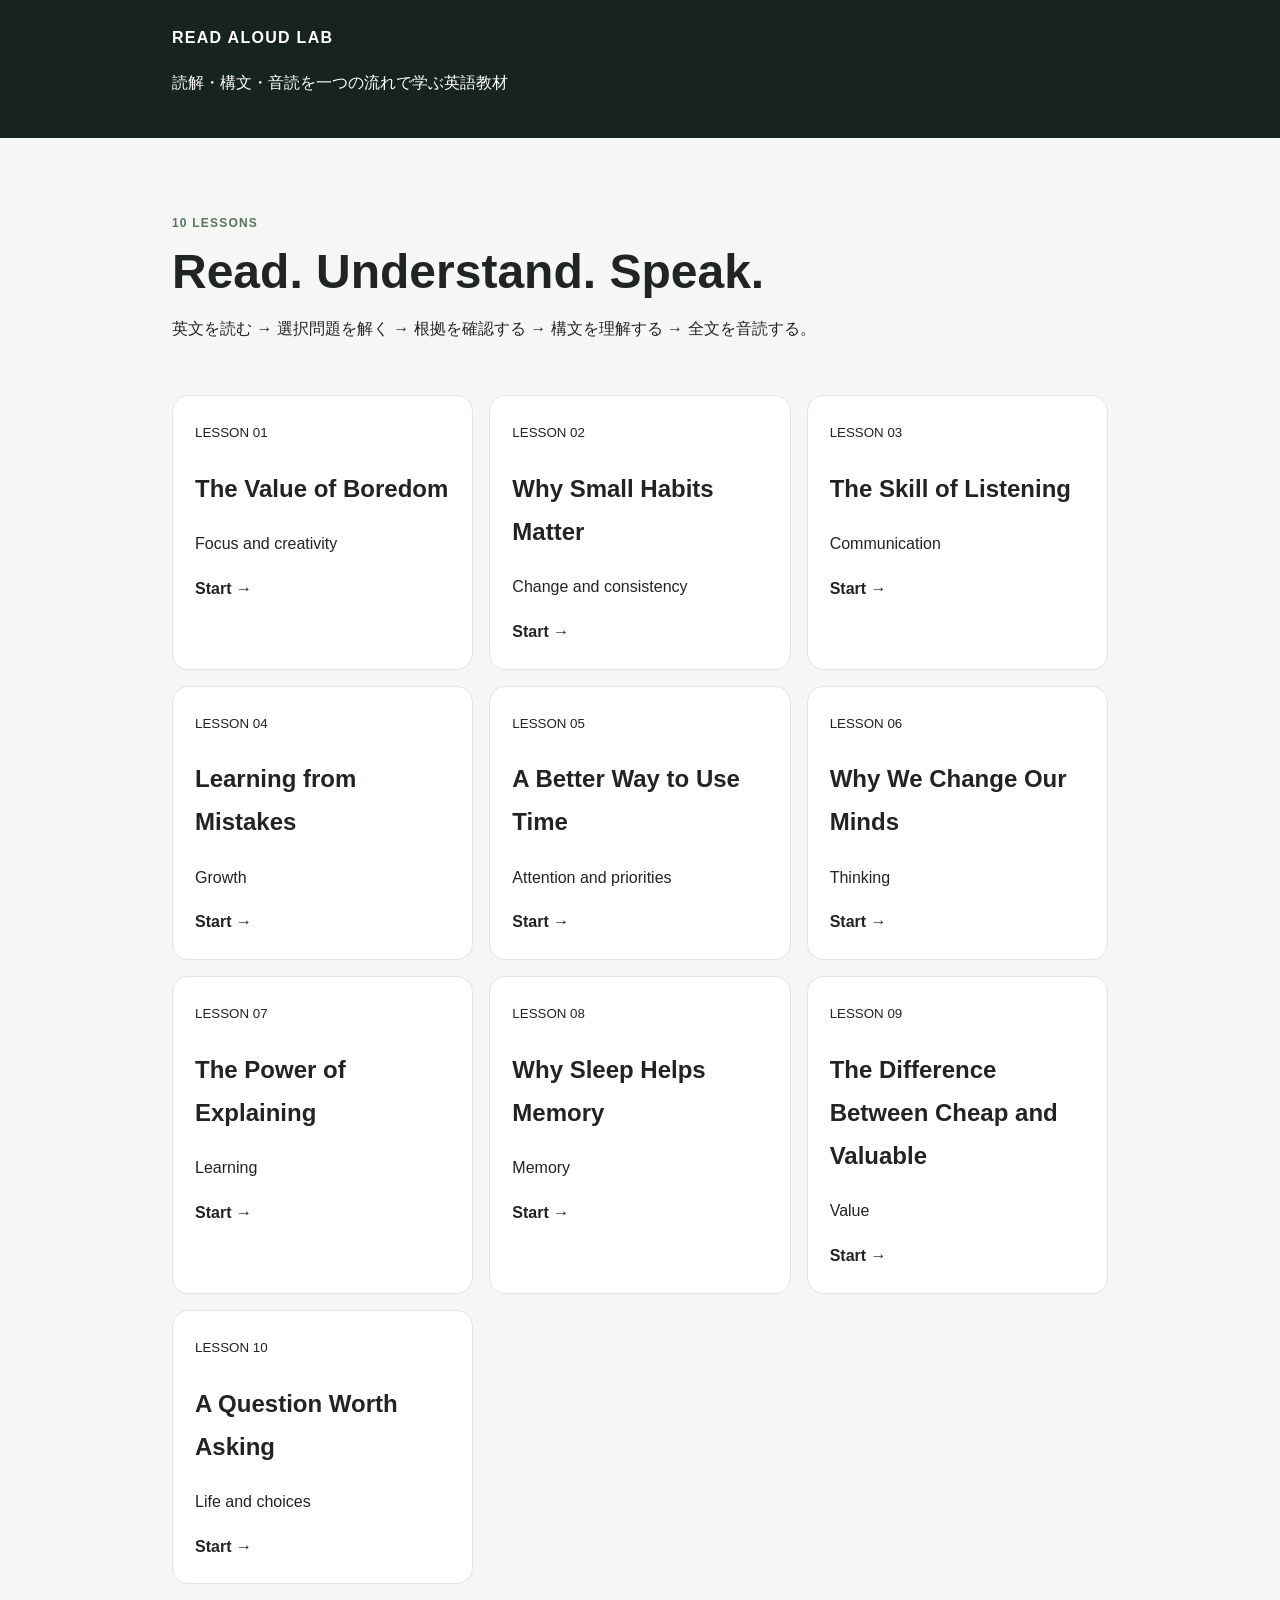
<file: index.html>
<!doctype html>
<html lang="ja">
<head>
  <meta charset="utf-8">
  <meta name="viewport" content="width=device-width, initial-scale=1">
  <title>READ ALOUD LAB</title>
  <link rel="stylesheet" href="style.css">
</head>

<body>

  <header>
    <div class="wrap">
      <a class="brand" href="./">READ ALOUD LAB</a>
      <p>読解・構文・音読を一つの流れで学ぶ英語教材</p>
    </div>
  </header>

  <main class="wrap">

    <section class="hero">
      <span>10 LESSONS</span>

      <h1>Read. Understand. Speak.</h1>

      <p>
        英文を読む → 選択問題を解く → 根拠を確認する
        → 構文を理解する → 全文を音読する。
      </p>
    </section>

    <div id="cards" class="cards"></div>

  </main>

  <script>
    fetch('data/lessons.json')
      .then(response => response.json())
      .then(lessons => {

        const cards = document.getElementById('cards');

        cards.innerHTML = lessons.map(lesson => `
          <a class="card" href="lesson.html?id=${lesson.id}">
            <small>LESSON ${lesson.id}</small>

            <h2>${lesson.title}</h2>

            <p>${lesson.theme}</p>

            <b>Start →</b>
          </a>
        `).join('');

      })
      .catch(error => {
        console.error('Lesson data could not be loaded:', error);

        document.getElementById('cards').innerHTML = `
          <p>
            レッスンデータを読み込めませんでした。
          </p>
        `;
      });
  </script>

</body>
</html>
</file>
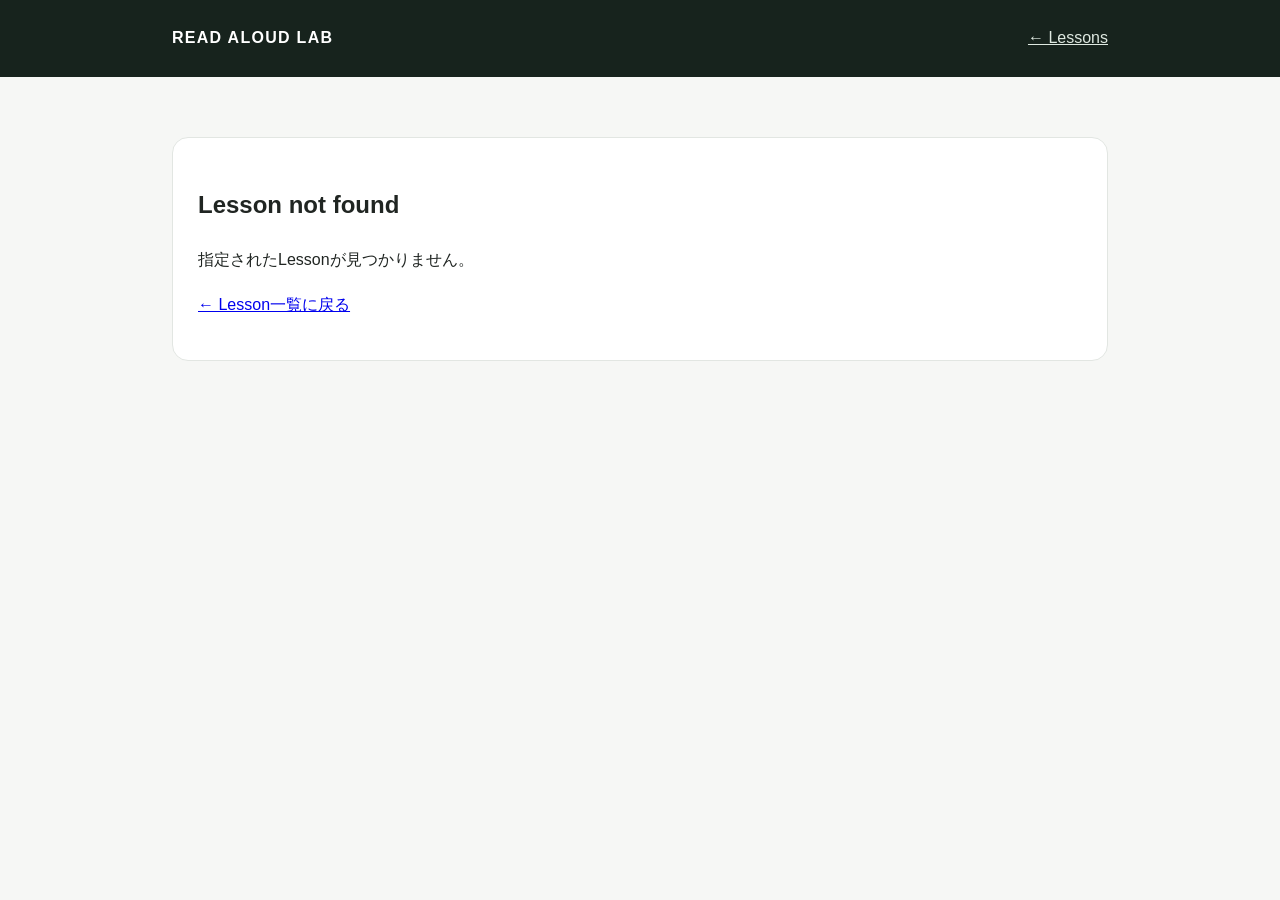
<file: lesson.html>
<!doctype html>
<html lang="ja">

<head>
  <meta charset="utf-8">
  <meta name="viewport" content="width=device-width, initial-scale=1">

  <title>Lesson | READ ALOUD LAB</title>

  <link rel="stylesheet" href="style.css">
</head>


<body>

  <header>
    <div class="wrap topbar">

      <a class="brand" href="./">
        READ ALOUD LAB
      </a>

      <a href="./">
        ← Lessons
      </a>

    </div>
  </header>


  <main class="wrap lesson" id="app">

    <!-- Lesson content will be inserted here -->

  </main>


  <script>

    /*
     * =========================================================
     * 基本設定
     * =========================================================
     */

    const id =
      new URLSearchParams(location.search).get('id');


    /*
     * =========================================================
     * HTMLエスケープ
     * =========================================================
     */

    function esc(value) {

      return String(value).replace(
        /[&<>"]/g,
        character => ({
          '&': '&amp;',
          '<': '&lt;',
          '>': '&gt;',
          '"': '&quot;'
        }[character])
      );

    }


    /*
     * =========================================================
     * iPhone / iPad 判定
     * =========================================================
     */

    function isIOS() {

      /*
       * 通常のiPhone / iPad
       */

      if (
        /iPhone|iPad|iPod/i.test(
          navigator.userAgent
        )
      ) {
        return true;
      }


      /*
       * iPadOSではMacとして
       * userAgentを返す場合があるため、
       * タッチポイントも確認する。
       */

      if (
        navigator.platform === 'MacIntel' &&
        navigator.maxTouchPoints > 1
      ) {
        return true;
      }


      return false;

    }


    /*
     * =========================================================
     * Lesson読み込み
     * =========================================================
     */

    async function loadLesson() {

      try {

        /*
         * Lesson管理JSON
         */

        const response =
          await fetch(
            'data/lessons.json'
          );


        if (!response.ok) {

          throw new Error(
            'lessons.json could not be loaded.'
          );

        }


        const lessons =
          await response.json();


        /*
         * URLのidに対応するLessonを検索
         */

        const lessonInfo =
          lessons.find(
            lesson => lesson.id === id
          );


        /*
         * Lessonが存在しない場合
         */

        if (!lessonInfo) {

          document.querySelector(
            '#app'
          ).innerHTML = `

            <div class="panel">

              <h2>
                Lesson not found
              </h2>

              <p>
                指定されたLessonが見つかりません。
              </p>

              <p>
                <a href="./">
                  ← Lesson一覧に戻る
                </a>
              </p>

            </div>

          `;

          return;

        }


        /*
         * Lesson本体
         */

        const lessonResponse =
          await fetch(
            `data/lessons/${lessonInfo.file}`
          );


        if (!lessonResponse.ok) {

          throw new Error(
            `${lessonInfo.file} could not be loaded.`
          );

        }


        const lesson =
          await lessonResponse.json();


        /*
         * Lesson表示
         */

        render(lesson);

      }


      catch (error) {

        console.error(error);


        document.querySelector(
          '#app'
        ).innerHTML = `

          <div class="panel">

            <h2>
              Lessonを読み込めませんでした
            </h2>

            <p>
              Lessonデータの読み込み中に
              エラーが発生しました。
            </p>

            <p>
              <a href="./">
                ← Lesson一覧に戻る
              </a>
            </p>

          </div>

        `;

      }

    }


    /*
     * =========================================================
     * Lesson表示
     * =========================================================
     */

    function render(x) {

      /*
       * 現在のLessonを保存
       */

      window.currentLesson = x;


      /*
       * タイトル
       */

      document.title =
        `${x.title} | READ ALOUD LAB`;


      const app =
        document.querySelector('#app');


      app.innerHTML = `

        <!-- =================================================
             Lesson Header
        ================================================== -->

        <p class="eyebrow">
          LESSON ${esc(x.id)} · ${esc(x.theme)}
        </p>

        <h1>
          ${esc(x.title)}
        </h1>


        <!-- =================================================
             01 · English
        ================================================== -->

        <div class="reading-layout">

        <section class="panel reading-text-panel">

          <h2>
            01 · English
          </h2>


          <div
            class="english"
            id="english-text"
          >

            ${x.english
              .split('\\n\\n')
              .map(paragraph => `

                <p>
                  ${esc(paragraph)}
                </p>

              `)
              .join('')
            }

          </div>

        </section>


        <!-- =================================================
             Audio
        ================================================== -->

        <section class="panel audio reading-audio-panel">

          <div class="audio-static">

          <h2>
            Listen & Read Aloud
          </h2>


          <!--
            iPhone / iPad用
          -->

          <div
            id="ios-audio-english"
            class="ios-system-reading"
            style="display: none;"
          >

            <h3>
              ✨ iPhoneの高品質な声で聞く
            </h3>


            <p>
              iPhoneの「画面の読み上げ」を使います。
              端末で設定した声と速度で再生できます。
            </p>


            <button
              id="ios-speak-english"
              type="button"
            >
              高音質モードを開く
            </button>


            <div
              id="ios-guide-english"
              class="ios-guide"
            >

              <p>
                <strong>
                  初回のみ：
                </strong>
                「設定 → アクセシビリティ → 読み上げコンテンツ」から
                「画面の読み上げ」をオンにしてください。
              </p>


              <p>
                高音質モードを開いたら、
                <strong>画面上端から二本指で下へスワイプ</strong>
                して読み上げを開始します。
              </p>

            </div>

          </div>

          </div>


          <!--
            PC / Androidなど通常のWeb Speech API
          -->

          <div
            id="web-audio-english"
          >

            <div class="audio-quick-controls">


            <label for="voice-english">
              Voice
            </label>


            <select id="voice-english" class="voice-select">

              <option>
                音声を読み込んでいます...
              </option>

            </select>


            <div class="audio-buttons">

              <button
                id="play-english"
                type="button"
              >
                ▶ 今すぐ再生
              </button>


              <button
                id="stop-english"
                type="button"
              >
                ■ 停止
              </button>

            </div>

            </div>


            <div class="audio-secondary">

            <p>
              今すぐ再生したいときは、ブラウザの音声を利用できます。
            </p>


            <div class="speed-control">

              <label for="rate-english">
                Speed
              </label>


              <input
                id="rate-english"
                type="range"
                min="0.65"
                max="1.15"
                value="0.85"
                step="0.05"
              >


              <span id="rv-english">
                0.85
              </span>

            </div>


            </div>

          </div>

        </section>

        </div>


        <!-- =================================================
             02 · Reading Questions
        ================================================== -->

        <section class="panel">

          <h2>
            02 · Reading Questions
          </h2>


          <p class="lead">
            選択肢を選ぶと、
            正解・不正解と解説が表示されます。
          </p>


          ${x.questions
            .map(
              (question, questionIndex) => `

                <article
                  class="quiz"
                  id="quiz-${questionIndex}"
                >

                  <h3>
                    Q${questionIndex + 1}.
                    ${esc(question.question)}
                  </h3>


                  <div class="options">

                    ${question.options
                      .map(
                        (option, optionIndex) => `

                          <button
                            class="option"
                            type="button"
                            onclick="
                              answer(
                                ${questionIndex},
                                ${optionIndex}
                              )
                            "
                          >

                            ${String.fromCharCode(
                              65 + optionIndex
                            )}.
                            ${esc(option)}

                          </button>

                        `
                      )
                      .join('')
                    }

                  </div>


                  <div
                    class="result"
                    id="result-${questionIndex}"
                  ></div>

                </article>

              `
            )
            .join('')
          }

        </section>


        <!-- =================================================
             03 · Paragraph Reading
        ================================================== -->

        <section class="panel">

          <h2>
            03 · 段落ごとの読解
          </h2>


          ${x.paragraphs
            .map(
              paragraph => `

                <article class="guide">

                  <h3>
                    Paragraph
                    ${paragraph.paragraph}
                  </h3>


                  <p>
                    <b>役割：</b>
                    ${esc(paragraph.role)}
                  </p>


                  <p>
                    ${esc(paragraph.text)}
                  </p>

                </article>

              `
            )
            .join('')
          }

        </section>


        <!-- =================================================
             04 · Important Grammar
        ================================================== -->

        <section class="panel">

          <h2>
            04 · Important Grammar
          </h2>


          ${x.grammar
            .map(
              grammar => `

                <article class="guide">

                  <h3>
                    ${esc(grammar.title)}
                  </h3>


                  <p>
                    ${esc(grammar.text)}
                  </p>

                </article>

              `
            )
            .join('')
          }

        </section>


        <!-- =================================================
             05 · Sentence Structure
        ================================================== -->

        <section class="panel">

          <h2>
            05 · 1文ずつの構文解説
          </h2>


          <p class="lead">
            スラッシュはここでは使いません。
            文の構造を確認するためのページです。
          </p>


          ${x.sentences
            .map(
              sentence => `

                <details class="sentence">

                  <summary>

                    <b>
                      ${sentence.no}.
                    </b>

                    ${esc(sentence.sentence)}

                  </summary>


                  <div class="inside">

                    ${sentence.structure_items
                      .map(
                        item => `

                          <div class="note">

                            <b>
                              ${esc(item[0])}
                            </b>


                            <br>


                            ${esc(item[1])}

                          </div>

                        `
                      )
                      .join('')
                    }

                  </div>

                </details>

              `
            )
            .join('')
          }

        </section>


        <!-- =================================================
             06 · Slash Reading
        ================================================== -->

        <div class="reading-layout">

        <section class="panel slash-panel reading-text-panel">

          <h2>
            06 · 全文スラッシュリーディング
          </h2>


          <p class="lead">
            構文を確認したあと、
            ここだけを見ながら繰り返し音読してください。
          </p>


          <div class="slash-text">

            ${esc(x.slash_reading)
              .replace(/\n/g, '<br>')
            }

          </div>

        </section>

        <!-- =================================================
             Audio
        ================================================== -->

        <section class="panel audio reading-audio-panel">

          <div class="audio-static">

          <h2>
            Listen & Read Aloud · Slash Reading
          </h2>


          <!--
            iPhone / iPad用
          -->

          <div
            id="ios-audio-slash"
            class="ios-system-reading"
            style="display: none;"
          >

            <h3>
              ✨ iPhoneの高品質な声で聞く
            </h3>


            <p>
              iPhoneの「画面の読み上げ」を使います。
              端末で設定した声と速度で再生できます。
            </p>


            <button
              id="ios-speak-slash"
              type="button"
            >
              高音質モードを開く
            </button>


            <div
              id="ios-guide-slash"
              class="ios-guide"
            >

              <p>
                <strong>
                  初回のみ：
                </strong>
                「設定 → アクセシビリティ → 読み上げコンテンツ」から
                「画面の読み上げ」をオンにしてください。
              </p>


              <p>
                高音質モードを開いたら、
                <strong>画面上端から二本指で下へスワイプ</strong>
                して読み上げを開始します。
              </p>

            </div>

          </div>

          </div>


          <!--
            PC / Androidなど通常のWeb Speech API
          -->

          <div
            id="web-audio-slash"
          >

            <div class="audio-quick-controls">


            <label for="voice-slash">
              Voice
            </label>


            <select id="voice-slash" class="voice-select">

              <option>
                音声を読み込んでいます...
              </option>

            </select>


            <div class="audio-buttons">

              <button
                id="play-slash"
                type="button"
              >
                ▶ 今すぐ再生
              </button>


              <button
                id="stop-slash"
                type="button"
              >
                ■ 停止
              </button>

            </div>

            </div>


            <div class="audio-secondary">

            <p>
              今すぐ再生したいときは、ブラウザの音声を利用できます。
            </p>


            <div class="speed-control">

              <label for="rate-slash">
                Speed
              </label>


              <input
                id="rate-slash"
                type="range"
                min="0.65"
                max="1.15"
                value="0.85"
                step="0.05"
              >


              <span id="rv-slash">
                0.85
              </span>

            </div>


            </div>

          </div>

        </section>

        </div>



        <!-- =================================================
             07 · Translation
        ================================================== -->

        <section class="panel">

          <h2>
            07 · 日本語訳
          </h2>


          <div class="translation">

            ${esc(x.translation)
              .replace(
                /\n\n/g,
                '</p><p>'
              )
              .replace(
                /^/,
                '<p>'
              )
              .replace(
                /$/,
                '</p>'
              )
            }

          </div>

        </section>


        <!-- =================================================
             08 · Vocabulary
        ================================================== -->

        <section class="panel">

          <h2>
            08 · Vocabulary
          </h2>


          <div class="vocab">

            ${x.vocab
              .map(
                word => `

                  <div>
                    ${esc(word)}
                  </div>

                `
              )
              .join('')
            }

          </div>

        </section>


        <section
          id="ios-reading-mode"
          class="ios-reading-mode"
          aria-label="高音質読み上げモード"
          hidden
        >

          <div class="ios-reading-toolbar">

            <button
              id="ios-reading-mode-close"
              type="button"
            >
              × 閉じる
            </button>

          </div>


          <div class="ios-reading-sheet">

            <p class="ios-reading-instruction">
              画面上端から二本指で下へスワイプすると、
              iPhoneで設定した高品質な声で英文を読めます。
            </p>


            <div id="ios-reading-content"></div>

          </div>

        </section>

      `;


      const iosReadingModeClose =
        document.querySelector(
          '#ios-reading-mode-close'
        );


      iosReadingModeClose.addEventListener(
        'click',
        closeIOSReadingMode
      );


      /*
       * iOSならiOS専用UIを表示
       */

      if (isIOS()) {

        setupIOSReading(
          x.english,
          'english-text',
          'english'
        );

      }


      /*
       * Web Speech API
       */

      setupVoice(
        x.english,
        'english'
      );

      if (isIOS()) {

        setupIOSReading(
          x.slash_reading,
          'slash-text',
          'slash'
        );

      }

      setupVoice(
        x.slash_reading,
        'slash'
      );

    }


    /*
     * =========================================================
     * iOS「選択して読み上げ」対応
     * =========================================================
     *
     * 重要：
     *
     * JavaScriptからiOSの
     * 「選択項目の読み上げ」を直接起動する
     * 公開Web APIはありません。
     *
     * そのため、
     *
     * ① 英文を自動選択
     * ② ユーザーに「読み上げ」をタップしてもらう
     *
     * という方式にします。
     *
     */


    function setupIOSReading(text, targetId, suffix) {

      const iosAudio =
        document.querySelector(
          `#ios-audio-${suffix}`
        );


      const iosButton =
        document.querySelector(
          `#ios-speak-${suffix}`
        );


      iosAudio.style.display =
        'block';


      iosButton.addEventListener(
        'click',
        () => {

          openIOSReadingMode(targetId);


        }
      );

    }


    function openIOSReadingMode(targetId) {

      const targetText = document.querySelector(`#${targetId}`);
      const readingMode = document.querySelector('#ios-reading-mode');
      const readingContent = document.querySelector('#ios-reading-content');

      if (!targetText || !readingMode || !readingContent) {
        return;
      }

      readingContent.innerHTML = targetText.innerHTML;
      readingMode.hidden = false;
      document.body.classList.add('ios-reading-mode-open');
      readingMode.scrollTop = 0;

    }


    function closeIOSReadingMode() {

      const readingMode = document.querySelector('#ios-reading-mode');

      if (!readingMode) {
        return;
      }

      readingMode.hidden = true;
      document.body.classList.remove('ios-reading-mode-open');

    }


    /*
     * =========================================================
     * 読解問題
     * =========================================================
     */

    function answer(
      questionIndex,
      selectedIndex
    ) {

      const question =
        window.currentLesson.questions[
          questionIndex
        ];


      const quiz =
        document.querySelector(
          `#quiz-${questionIndex}`
        );


      const result =
        document.querySelector(
          `#result-${questionIndex}`
        );


      /*
       * 選択肢を無効化
       */

      quiz
        .querySelectorAll('.option')
        .forEach(
          (button, index) => {

            button.disabled =
              true;


            /*
             * 正解
             */

            if (
              index ===
              question.correctIndex
            ) {

              button.classList.add(
                'correct'
              );

            }


            /*
             * 選択した答えが不正解
             */

            if (
              index === selectedIndex &&
              index !==
              question.correctIndex
            ) {

              button.classList.add(
                'wrong'
              );

            }

          }
        );


      const isCorrect =
        selectedIndex ===
        question.correctIndex;


      /*
       * 結果表示
       */

      result.className =
        `result ${isCorrect ? 'ok' : 'ng'}`;


      result.innerHTML = `

        <h4>

          ${
            isCorrect
              ? '✓ 正解です！'
              : '✕ 不正解です'
          }

        </h4>


        ${
          isCorrect
            ? ''
            : `

              <p>

                <b>
                  正解：
                </b>

                ${String.fromCharCode(
                  65 +
                  question.correctIndex
                )}.

                ${esc(
                  question.answer ||
                  question.options[
                    question.correctIndex
                  ]
                )}

              </p>

            `
        }


        <p>

          <b>
            解説：
          </b>

          ${esc(
            question.explanation
          )}

        </p>

      `;

    }


    /*
     * =========================================================
     * Web Speech API
     * =========================================================
     *
     * iPhoneでは使用しない。
     * PC / Androidなどで使用する。
     *
     */

    function setupVoice(text, suffix) {

      /*
       * Speech Synthesisが
       * 利用できない環境
       */

      if (
        !('speechSynthesis' in window)
      ) {

        return;

      }


      let voices = [];


      const voiceSelect =
        document.querySelector(
          `#voice-${suffix}`
        );


      const playButton =
        document.querySelector(
          `#play-${suffix}`
        );


      const stopButton =
        document.querySelector(
          `#stop-${suffix}`
        );


      const rate =
        document.querySelector(
          `#rate-${suffix}`
        );


      const rateValue =
        document.querySelector(
          `#rv-${suffix}`
        );


      /*
       * ---------------------------------------------------------
       * Voiceスコア
       * ---------------------------------------------------------
       */

      function getVoiceScore(
        voice
      ) {

        let score = 0;


        const name =
          voice.name || '';


        const lang =
          voice.lang || '';


        /*
         * 高品質系
         */

        if (
          /enhanced|premium|natural|siri/i.test(
            name
          )
        ) {

          score += 10;

        }


        /*
         * US / GB
         */

        if (
          /en[-_]US/i.test(lang)
        ) {

          score += 5;

        }


        if (
          /en[-_]GB/i.test(lang)
        ) {

          score += 5;

        }


        /*
         * Local
         */

        if (
          voice.localService
        ) {

          score += 2;

        }


        /*
         * Default
         */

        if (
          voice.default
        ) {

          score += 1;

        }


        return score;

      }


      /*
       * ---------------------------------------------------------
       * Voice一覧
       * ---------------------------------------------------------
       */

      function loadVoices() {

        const rawVoices =
          speechSynthesis.getVoices();


        let englishVoices =
          rawVoices.filter(
            voice =>
              /^en/i.test(
                voice.lang
              ) ||
              /English/i.test(
                voice.name
              )
          );


        /*
         * おすすめ順
         */

        englishVoices.sort(
          (a, b) =>
            getVoiceScore(b) -
            getVoiceScore(a)
        );


        voices =
          englishVoices;


        /*
         * フォールバック
         */

        if (
          voices.length === 0
        ) {

          voices =
            rawVoices;

        }


        /*
         * Voice一覧表示
         */

        voiceSelect.innerHTML =
          voices
            .map(
              (voice, index) => {

                let displayName =
                  voice.name;


                if (
                  /enhanced|premium|natural|siri/i.test(
                    voice.name
                  )
                ) {

                  displayName +=
                    ' ⭐ (高音質)';

                }


                if (
                  voice.localService
                ) {

                  displayName +=
                    ' · Local';

                }
                else {

                  displayName +=
                    ' · Remote';

                }


                return `

                  <option
                    value="${index}"
                  >

                    ${esc(displayName)}
                    (${esc(voice.lang)})

                  </option>

                `;

              }
            )
            .join('');

      }


      /*
       * 初回読み込み
       */

      loadVoices();


      /*
       * iPhoneなどではVoiceが
       * 非同期で取得される場合がある。
       */

      speechSynthesis.addEventListener(
        'voiceschanged',
        loadVoices
      );


      /*
       * ---------------------------------------------------------
       * 速度
       * ---------------------------------------------------------
       */

      rate.addEventListener(
        'input',
        () => {

          rateValue.textContent =
            rate.value;

        }
      );


      /*
       * ---------------------------------------------------------
       * 再生
       * ---------------------------------------------------------
       */

      playButton.addEventListener(
        'click',
        () => {

          speechSynthesis.cancel();


          /*
           * Voiceがまだ取得できていない場合
           */

          if (
            voices.length === 0
          ) {

            loadVoices();

          }


          const utterance =
            new SpeechSynthesisUtterance(
              text
            );


          const selectedVoice =
            voices[
              Number(
                voiceSelect.value
              )
            ];


          if (
            selectedVoice
          ) {

            utterance.voice =
              selectedVoice;


            utterance.lang =
              selectedVoice.lang;

          }
          else {

            utterance.lang =
              'en-US';

          }


          utterance.rate =
            Number(
              rate.value
            );


          utterance.pitch =
            1.0;


          speechSynthesis.speak(
            utterance
          );

        }
      );


      /*
       * ---------------------------------------------------------
       * 停止
       * ---------------------------------------------------------
       */

      stopButton.addEventListener(
        'click',
        () => {

          speechSynthesis.cancel();

        }
      );

    }


    /*
     * =========================================================
     * Lesson開始
     * =========================================================
     */

    loadLesson();

  </script>

</body>

</html>
</file>
<file: style.css>
*{box-sizing:border-box}body{margin:0;background:#f6f7f5;color:#202522;font-family:-apple-system,BlinkMacSystemFont,"Segoe UI","Noto Sans JP",sans-serif;line-height:1.8}.wrap{max-width:980px;margin:auto;padding:0 22px}header{background:#17231d;color:#fff;padding:24px 0}.brand{color:#fff;text-decoration:none;font-weight:800;letter-spacing:.08em}.topbar{display:flex;justify-content:space-between}.topbar a:last-child{color:#dfe9e1}.hero{padding:70px 0 35px}.hero h1{font-size:48px;line-height:1.1;margin:10px 0}.eyebrow,.hero span{color:#567560;font-weight:800;font-size:12px;letter-spacing:.1em}.cards{display:grid;grid-template-columns:repeat(auto-fit,minmax(260px,1fr));gap:16px;padding-bottom:50px}.card,.panel{background:#fff;border:1px solid #e2e6e2;border-radius:16px}.card{padding:22px;text-decoration:none;color:inherit}.card:hover{transform:translateY(-3px);box-shadow:0 10px 28px #1a2b1a18}.lesson{padding-top:42px;padding-bottom:60px}.panel{padding:25px;margin:18px 0}.english,.slash-text{font-family:Georgia,"Times New Roman",serif;font-size:18px}.lead,.chunk{background:#eef5ef;padding:12px;border-radius:10px}.quiz,.guide{padding:16px 0;border-bottom:1px solid #e8ece8}.options{display:grid;gap:8px}.option{background:#fff;border:1px solid #d9dfd9;border-radius:10px;padding:13px 15px;text-align:left;font:inherit;cursor:pointer}.option.correct{background:#e8f5eb;border-color:#5e9b6b}.option.wrong{background:#fbe9e9;border-color:#c46a6a}.result{display:none;margin-top:14px;padding:15px;border-radius:10px}.result.ok,.result.ng{display:block}.result.ok{background:#eef8ef}.result.ng{background:#fff1f1}.sentence{margin:12px 0;border:1px solid #dfe5df;border-radius:12px;overflow:hidden}.sentence summary{cursor:pointer;padding:16px;font-family:Georgia,serif}.inside{padding:16px}.note{padding:12px;border-left:4px solid #9aae9f;background:#f7f8f7;margin:8px 0}.slash-text{background:#f1f5f1;padding:22px;border-radius:12px;line-height:2.2}.vocab{display:grid;grid-template-columns:repeat(auto-fit,minmax(220px,1fr));gap:8px}.vocab div{background:#f3f5f3;padding:10px;border-radius:8px}.audio select{max-width:320px;padding:8px}.audio button{padding:9px 14px;margin:4px;border:0;border-radius:8px;background:#20392a;color:#fff}@media(max-width:600px){.hero h1{font-size:34px}.panel{padding:18px}}
.voice-select {
  width: 460px;
  max-width: 100%;
  box-sizing: border-box;
}

/* 本文のそばで音声を操作できる読書レイアウト */
.reading-layout {
  display: grid;
  grid-template-columns: minmax(0, 1fr) minmax(260px, 320px);
  align-items: start;
  gap: 18px;
  margin: 18px 0;
}

.reading-layout .panel {
  margin: 0;
}

.reading-audio-panel {
  position: sticky;
  top: 16px;
}

.reading-audio-panel h2 {
  font-size: 1.2rem;
  line-height: 1.4;
}

.reading-audio-panel .voice-select {
  width: 100%;
}

.reading-audio-panel .audio-buttons {
  display: flex;
  flex-wrap: wrap;
}

.ios-system-reading {
  margin-bottom: 20px;
  padding: 14px;
  border: 1px solid #b9d3bd;
  border-radius: 10px;
  background: #eef8ef;
}

.ios-system-reading h3 {
  margin: 0 0 8px;
  font-size: 1rem;
}

.ios-system-reading p {
  margin: 8px 0;
  font-size: .9rem;
  line-height: 1.65;
}

.ios-guide {
  margin-top: 12px;
  padding-top: 10px;
  border-top: 1px solid #cfe1d1;
}

.ios-reading-mode[hidden] {
  display: none;
}

.ios-reading-mode {
  position: fixed;
  z-index: 10;
  inset: 0;
  overflow-y: auto;
  background: #f6f7f5;
}

.ios-reading-mode-open {
  overflow: hidden;
}

.ios-reading-toolbar {
  position: sticky;
  top: 0;
  z-index: 1;
  padding: 12px 18px;
  text-align: right;
  border-bottom: 1px solid #e2e6e2;
  background: #f6f7f5;
}

.ios-reading-sheet {
  max-width: 760px;
  margin: 0 auto;
  padding: 18px 22px 56px;
}

.ios-reading-instruction {
  margin: 0 0 22px;
  padding: 12px;
  border-radius: 10px;
  background: #eef5ef;
  font-size: .95rem;
}

#ios-reading-content {
  font-family: Georgia, "Times New Roman", serif;
  font-size: 1.2rem;
  line-height: 2;
}

#ios-reading-content .slash-text {
  padding: 0;
  background: transparent;
}

@media (max-width: 720px) {
  .reading-layout {
    grid-template-columns: minmax(0, 1fr);
  }

  .reading-audio-panel {
    position: static;
    display: contents;
  }

  .reading-audio-panel > #web-audio-english,
  .reading-audio-panel > #web-audio-slash {
    display: contents;
  }

  .reading-layout .audio-quick-controls {
    position: sticky;
    z-index: 2;
    top: 8px;
    order: -3;
    padding: 12px 14px;
    border: 1px solid #e2e6e2;
    border-radius: 16px;
    background: #fff;
    box-shadow: 0 6px 18px #1a2b1a18;
  }

  .audio-quick-controls label {
    display: block;
    margin-bottom: 4px;
    font-size: .85rem;
  }

  .audio-quick-controls .audio-buttons {
    margin-top: 8px;
  }

  .reading-text-panel {
    order: -2;
  }

  .reading-layout .audio-static,
  .reading-layout .audio-secondary {
    padding: 18px;
    border: 1px solid #e2e6e2;
    border-radius: 16px;
    background: #fff;
  }

  .reading-layout .audio-static {
    order: 0;
  }

  .reading-layout .audio-secondary {
    order: 1;
  }
}
</file>
